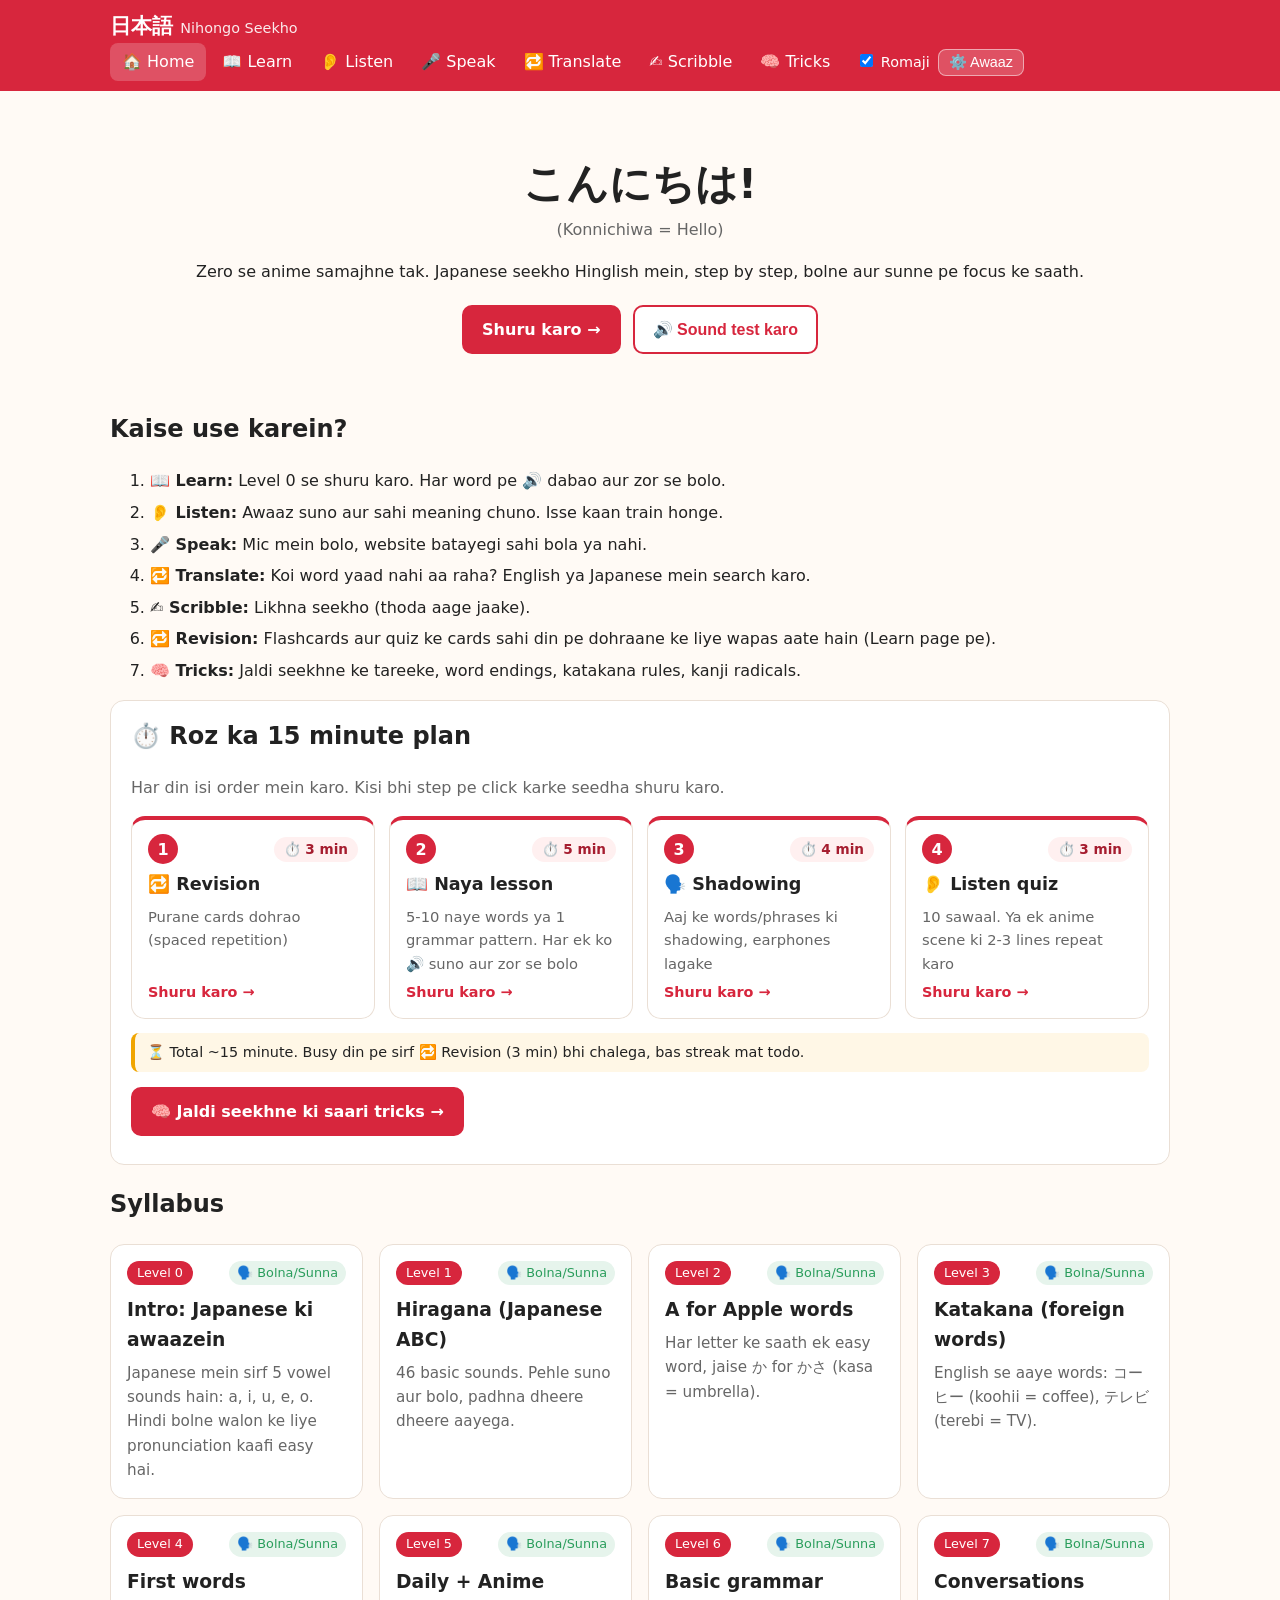
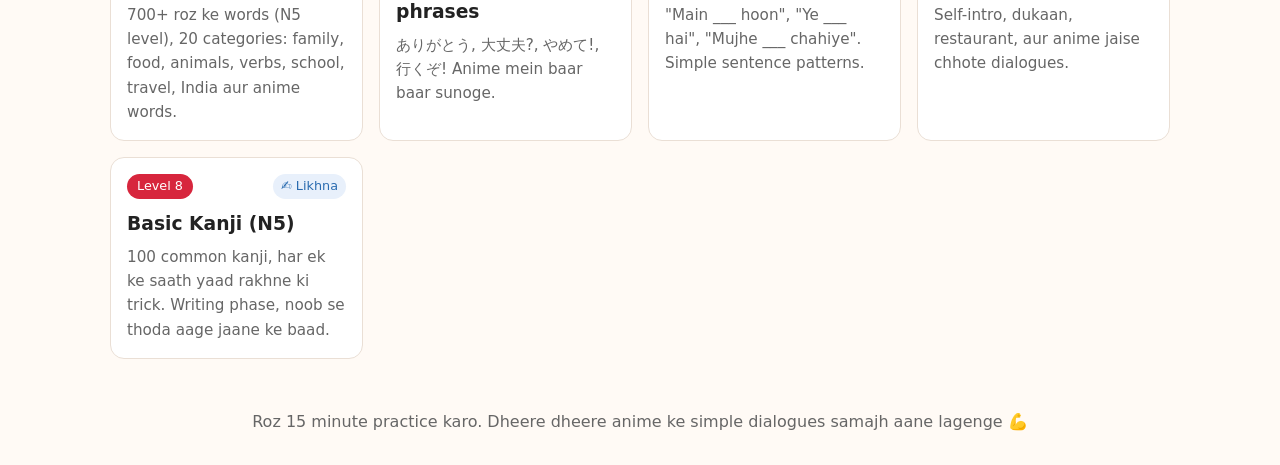
<file: index.html>
<!DOCTYPE html>
<html lang="hi">
<head>
  <meta charset="UTF-8">
  <meta name="viewport" content="width=device-width, initial-scale=1.0">
  <title>Nihongo Seekho - Japanese seekho, Hinglish mein</title>
  <link rel="stylesheet" href="css/style.css?v=6">
</head>
<body>
  <header id="site-nav"></header>

  <main class="container">
    <section class="hero">
      <h1>こんにちは! <small>(Konnichiwa = Hello)</small></h1>
      <p>Zero se anime samajhne tak. Japanese seekho Hinglish mein, step by step, bolne aur sunne pe focus ke saath.</p>
      <div class="hero-actions">
        <a class="btn primary" href="learn.html">Shuru karo →</a>
        <button class="btn" id="voice-test">🔊 Sound test karo</button>
      </div>
      <p id="voice-status" class="muted"></p>
    </section>

    <section>
      <h2>Kaise use karein?</h2>
      <ol class="how-to">
        <li><b>📖 Learn:</b> Level 0 se shuru karo. Har word pe 🔊 dabao aur zor se bolo.</li>
        <li><b>👂 Listen:</b> Awaaz suno aur sahi meaning chuno. Isse kaan train honge.</li>
        <li><b>🎤 Speak:</b> Mic mein bolo, website batayegi sahi bola ya nahi.</li>
        <li><b>🔁 Translate:</b> Koi word yaad nahi aa raha? English ya Japanese mein search karo.</li>
        <li><b>✍️ Scribble:</b> Likhna seekho (thoda aage jaake).</li>
        <li><b>🔁 Revision:</b> Flashcards aur quiz ke cards sahi din pe dohraane ke liye wapas aate hain (Learn page pe).</li>
        <li><b>🧠 Tricks:</b> Jaldi seekhne ke tareeke, word endings, katakana rules, kanji radicals.</li>
      </ol>
    </section>

    <section class="lesson">
      <h2>⏱️ Roz ka 15 minute plan</h2>
      <p class="muted">Har din isi order mein karo. Kisi bhi step pe click karke seedha shuru karo.</p>
      <div id="routine"></div>
      <div class="btn-row"><a class="btn primary" href="tricks.html">🧠 Jaldi seekhne ki saari tricks →</a></div>
    </section>

    <section>
      <h2>Syllabus</h2>
      <div id="syllabus" class="grid"></div>
    </section>
  </main>

  <footer class="footer">Roz 15 minute practice karo. Dheere dheere anime ke simple dialogues samajh aane lagenge 💪</footer>

  <script src="js/data/syllabus.js?v=6"></script>
  <script src="js/data/tricks.js?v=6"></script>
  <script src="js/common.js?v=6"></script>
  <script src="js/tricks-ui.js?v=6"></script>
  <script>
    document.getElementById("routine").innerHTML = dailyRoutineHtml();
    // Syllabus cards banao
    const grid = document.getElementById("syllabus");
    grid.innerHTML = SYLLABUS.map(s => `
      <a class="card ${isDone("level-" + s.level) ? "done" : ""}" href="learn.html?level=${s.level}">
        <div class="card-top">
          <span class="badge">Level ${s.level}</span>
          <span class="tag ${s.focus}">${s.focus === "speak" ? "🗣️ Bolna/Sunna" : "✍️ Likhna"}</span>
        </div>
        <h3>${esc(s.title)}</h3>
        <p>${esc(s.desc)}</p>
      </a>`).join("");

    // Sound test: check karo ki Japanese voice hai ya nahi
    document.getElementById("voice-test").addEventListener("click", () => {
      speakJP("こんにちは。日本語を勉強しましょう。");
      const status = document.getElementById("voice-status");
      status.textContent = hasJapaneseVoice()
        ? "✅ Japanese voice mil gayi. \"Konnichiwa. Nihongo wo benkyou shimashou\" = Hello, chalo Japanese padhte hain."
        : "⚠️ Japanese voice nahi mili. Chrome/Edge use karo, ya phone settings mein Japanese voice install karo.";
    });
  </script>
</body>
</html>
</file>
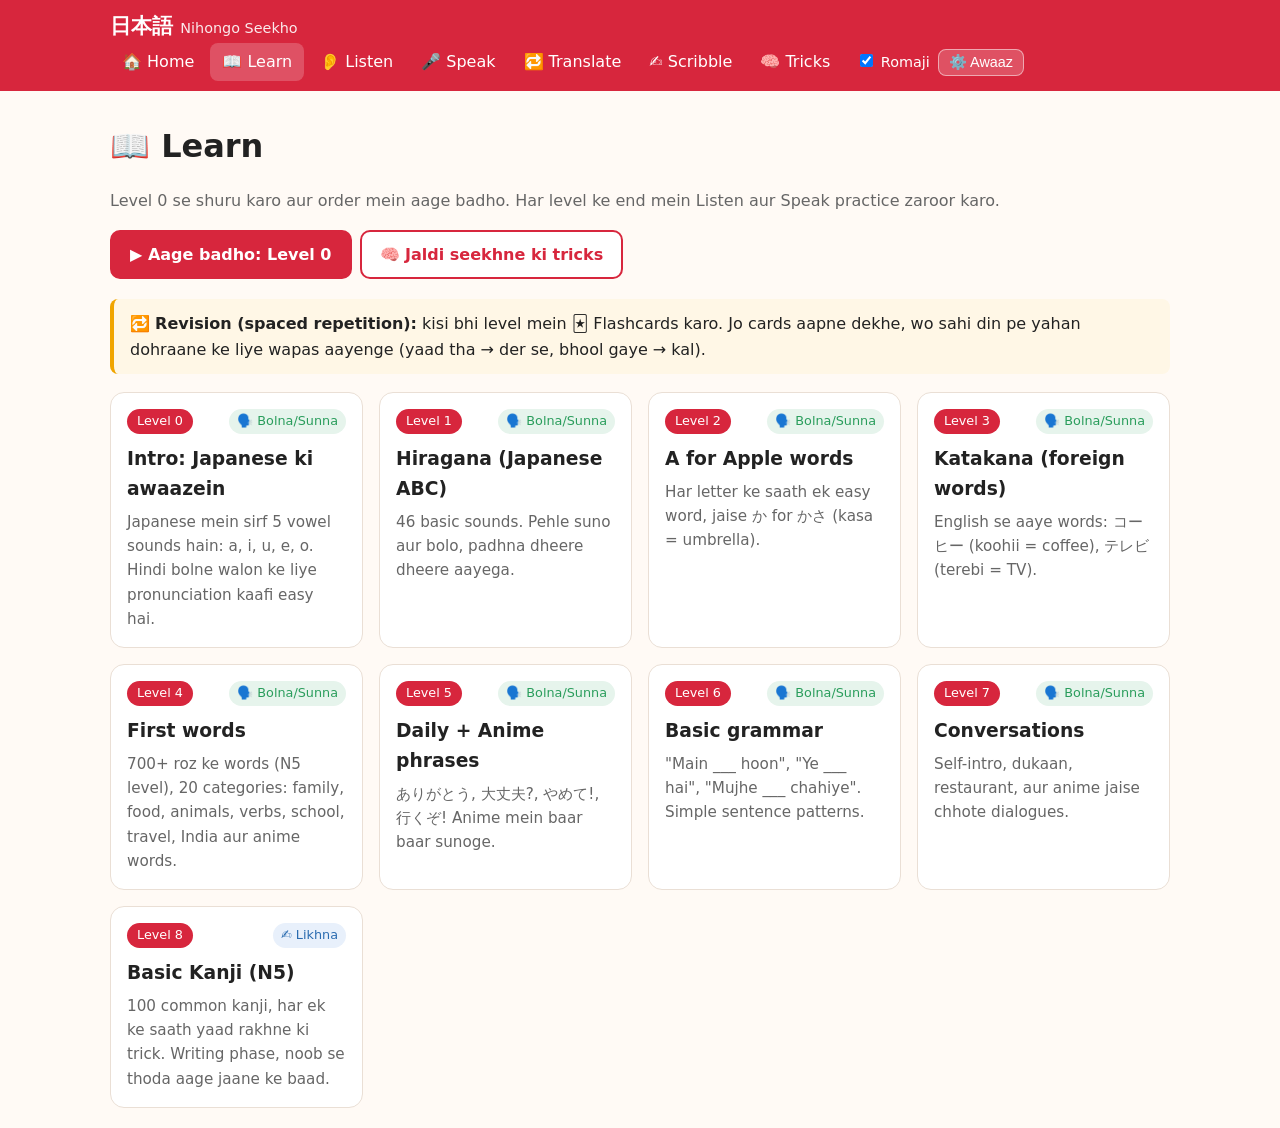
<file: learn.html>
<!DOCTYPE html>
<html lang="hi">
<head>
  <meta charset="UTF-8">
  <meta name="viewport" content="width=device-width, initial-scale=1.0">
  <title>Learn - Nihongo Seekho</title>
  <link rel="stylesheet" href="css/style.css?v=6">
</head>
<body>
  <header id="site-nav"></header>
  <main class="container" id="learn-root"></main>

  <script src="js/data/syllabus.js?v=6"></script>
  <script src="js/data/kana.js?v=6"></script>
  <script src="js/data/words.js?v=6"></script>
  <script src="js/data/phrases.js?v=6"></script>
  <script src="js/data/grammar.js?v=6"></script>
  <script src="js/data/conversations.js?v=6"></script>
  <script src="js/data/kanji.js?v=6"></script>
  <script src="js/data/tricks.js?v=6"></script>
  <script src="js/common.js?v=6"></script>
  <script src="js/content.js?v=6"></script>
  <script src="js/tricks-ui.js?v=6"></script>
  <script src="js/learn.js?v=6"></script>
</body>
</html>
</file>
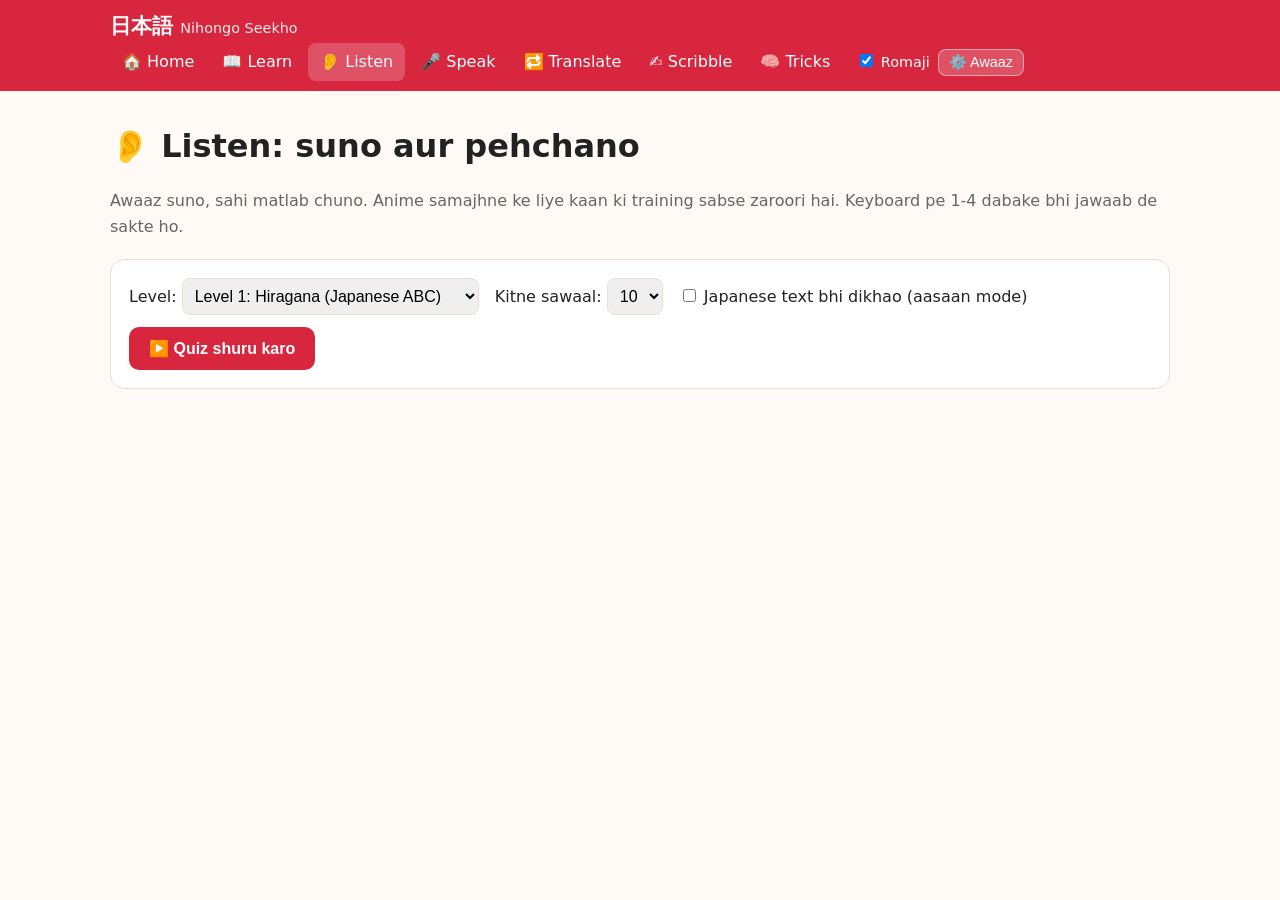
<file: listen.html>
<!DOCTYPE html>
<html lang="hi">
<head>
  <meta charset="UTF-8">
  <meta name="viewport" content="width=device-width, initial-scale=1.0">
  <title>Listen - Nihongo Seekho</title>
  <link rel="stylesheet" href="css/style.css?v=6">
</head>
<body>
  <header id="site-nav"></header>
  <main class="container">
    <div class="level-head">
      <h1>👂 Listen: suno aur pehchano</h1>
      <p class="muted">Awaaz suno, sahi matlab chuno. Anime samajhne ke liye kaan ki training sabse zaroori hai. Keyboard pe 1-4 dabake bhi jawaab de sakte ho.</p>
    </div>

    <div class="panel" id="setup">
      <div class="form-row">
        <label>Level: <select id="level-select"></select></label>
        <label>Kitne sawaal: <select id="count-select"><option>10</option><option>20</option><option>30</option></select></label>
        <label><input type="checkbox" id="show-text"> Japanese text bhi dikhao (aasaan mode)</label>
      </div>
      <button class="btn primary" id="start-btn">▶️ Quiz shuru karo</button>
    </div>

    <div class="panel hidden" id="quiz"></div>
  </main>

  <script src="js/data/syllabus.js?v=6"></script>
  <script src="js/data/kana.js?v=6"></script>
  <script src="js/data/words.js?v=6"></script>
  <script src="js/data/phrases.js?v=6"></script>
  <script src="js/data/grammar.js?v=6"></script>
  <script src="js/data/conversations.js?v=6"></script>
  <script src="js/data/kanji.js?v=6"></script>
  <script src="js/data/tricks.js?v=6"></script>
  <script src="js/common.js?v=6"></script>
  <script src="js/content.js?v=6"></script>
  <script src="js/listen.js?v=6"></script>
</body>
</html>
</file>
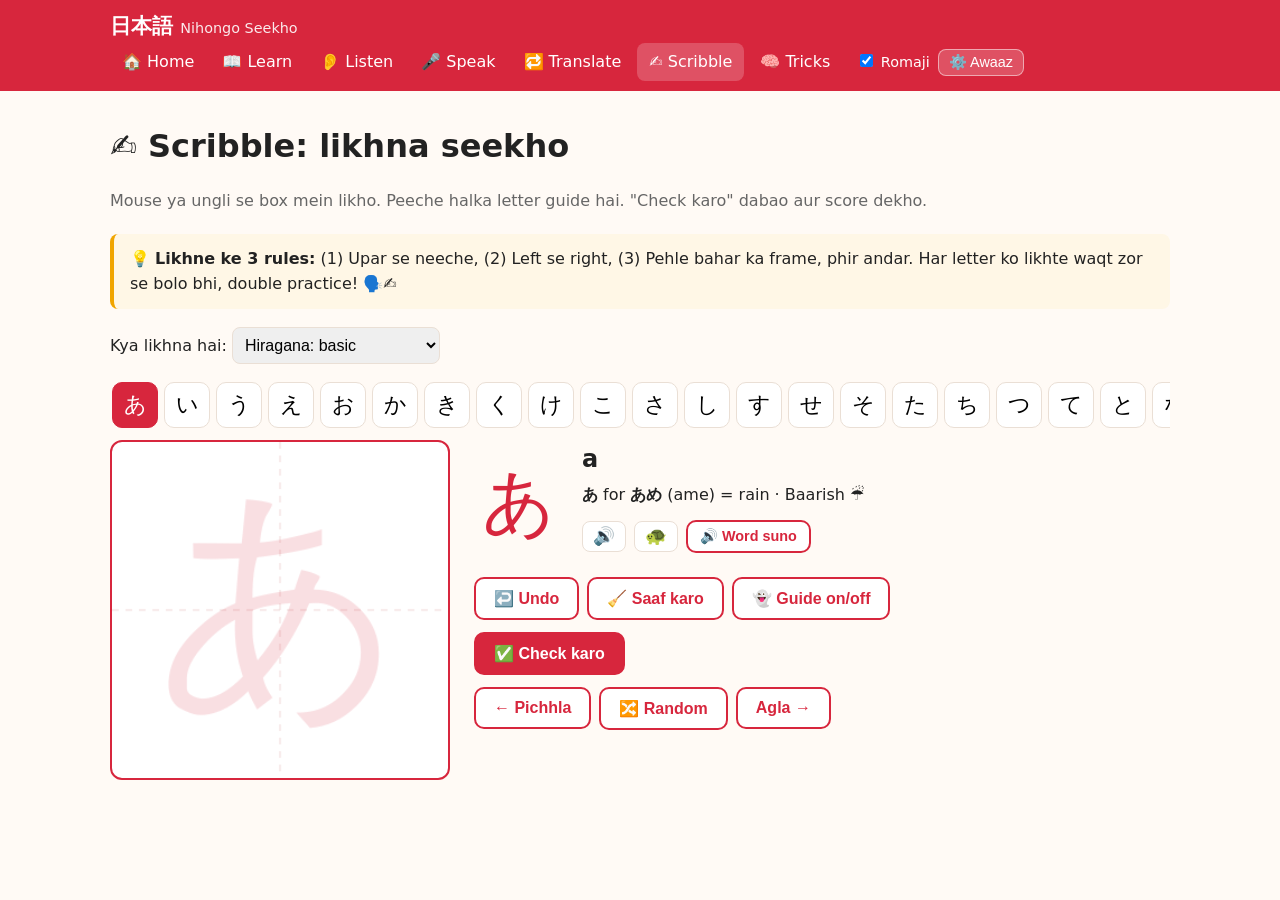
<file: scribble.html>
<!DOCTYPE html>
<html lang="hi">
<head>
  <meta charset="UTF-8">
  <meta name="viewport" content="width=device-width, initial-scale=1.0">
  <title>Scribble - Nihongo Seekho</title>
  <link rel="stylesheet" href="css/style.css?v=6">
</head>
<body>
  <header id="site-nav"></header>
  <main class="container">
    <div class="level-head">
      <h1>✍️ Scribble: likhna seekho</h1>
      <p class="muted">Mouse ya ungli se box mein likho. Peeche halka letter guide hai. "Check karo" dabao aur score dekho.</p>
    </div>

    <div class="tip-box">💡 <b>Likhne ke 3 rules:</b> (1) Upar se neeche, (2) Left se right, (3) Pehle bahar ka frame, phir andar. Har letter ko likhte waqt zor se bolo bhi, double practice! 🗣️✍️</div>

    <div class="form-row">
      <label>Kya likhna hai:
        <select id="sc-set">
          <option value="h-basic">Hiragana: basic</option>
          <option value="h-dakuten">Hiragana: ゛゜ dakuten</option>
          <option value="k-basic">Katakana: basic</option>
          <option value="k-dakuten">Katakana: ゛゜ dakuten</option>
          <option value="kanji">Kanji (N5)</option>
        </select>
      </label>
    </div>
    <div class="char-strip" id="sc-strip"></div>

    <div class="scribble-layout">
      <div class="scribble-box">
        <canvas id="sc-guide" width="300" height="300"></canvas>
        <canvas id="sc-draw" width="300" height="300"></canvas>
      </div>
      <div class="scribble-side">
        <div id="sc-info"></div>
        <div class="btn-row">
          <button class="btn" id="sc-undo">↩️ Undo</button>
          <button class="btn" id="sc-clear">🧹 Saaf karo</button>
          <button class="btn" id="sc-guide-toggle">👻 Guide on/off</button>
        </div>
        <div class="btn-row">
          <button class="btn primary" id="sc-check">✅ Check karo</button>
        </div>
        <div id="sc-result"></div>
        <div class="btn-row">
          <button class="btn" id="sc-prev">← Pichhla</button>
          <button class="btn" id="sc-random">🔀 Random</button>
          <button class="btn" id="sc-next">Agla →</button>
        </div>
      </div>
    </div>
  </main>

  <script src="js/data/syllabus.js?v=6"></script>
  <script src="js/data/kana.js?v=6"></script>
  <script src="js/data/words.js?v=6"></script>
  <script src="js/data/phrases.js?v=6"></script>
  <script src="js/data/grammar.js?v=6"></script>
  <script src="js/data/conversations.js?v=6"></script>
  <script src="js/data/kanji.js?v=6"></script>
  <script src="js/data/tricks.js?v=6"></script>
  <script src="js/common.js?v=6"></script>
  <script src="js/content.js?v=6"></script>
  <script src="js/scribble.js?v=6"></script>
</body>
</html>
</file>
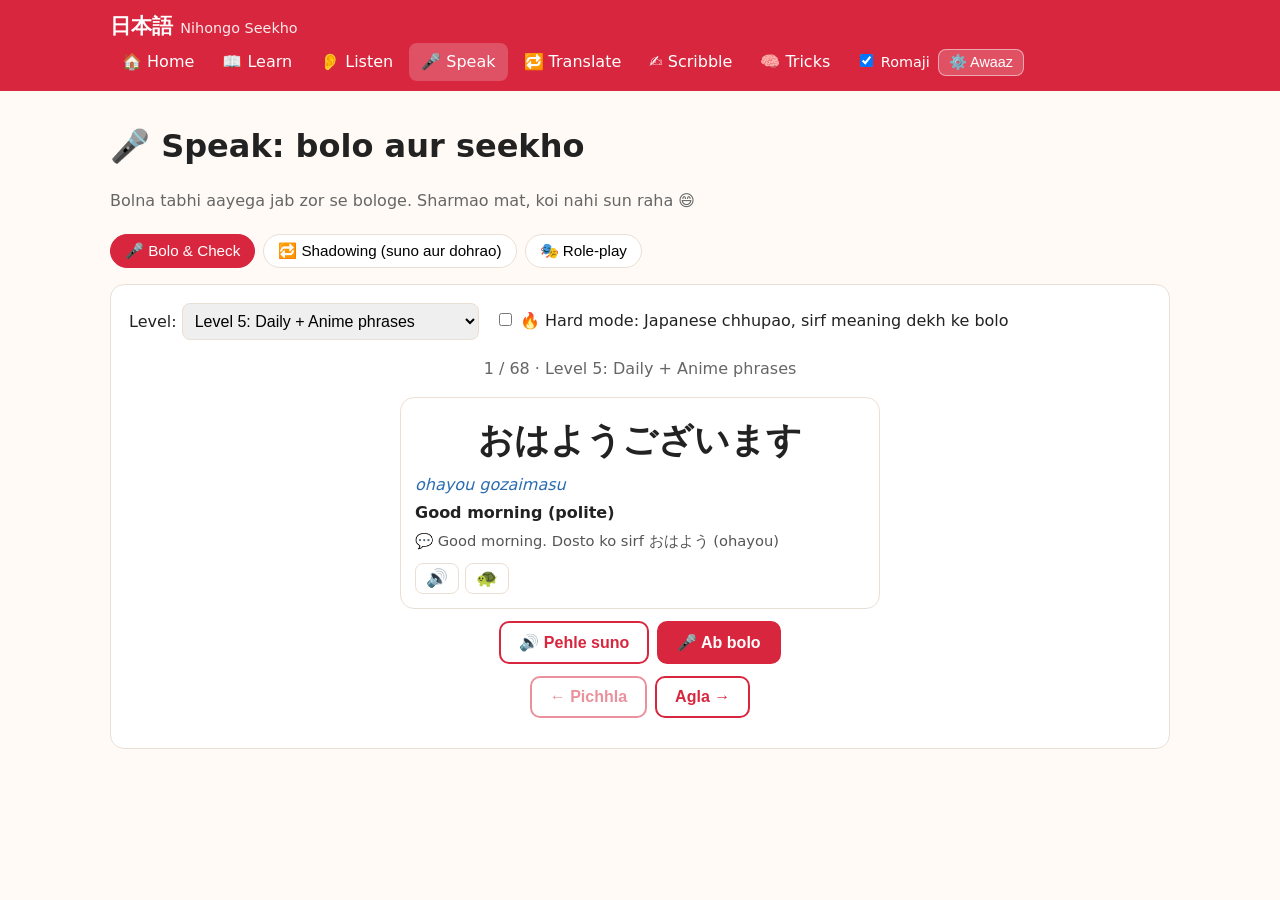
<file: speak.html>
<!DOCTYPE html>
<html lang="hi">
<head>
  <meta charset="UTF-8">
  <meta name="viewport" content="width=device-width, initial-scale=1.0">
  <title>Speak - Nihongo Seekho</title>
  <link rel="stylesheet" href="css/style.css?v=6">
</head>
<body>
  <header id="site-nav"></header>
  <main class="container">
    <div class="level-head">
      <h1>🎤 Speak: bolo aur seekho</h1>
      <p class="muted">Bolna tabhi aayega jab zor se bologe. Sharmao mat, koi nahi sun raha 😄</p>
    </div>
    <div id="support-warning"></div>
    <div class="mode-bar" id="speak-modes">
      <button class="chip" data-mode="check">🎤 Bolo & Check</button>
      <button class="chip" data-mode="shadow">🔁 Shadowing (suno aur dohrao)</button>
      <button class="chip" data-mode="role">🎭 Role-play</button>
    </div>
    <div class="panel" id="speak-panel"></div>
  </main>

  <script src="js/data/syllabus.js?v=6"></script>
  <script src="js/data/kana.js?v=6"></script>
  <script src="js/data/words.js?v=6"></script>
  <script src="js/data/phrases.js?v=6"></script>
  <script src="js/data/grammar.js?v=6"></script>
  <script src="js/data/conversations.js?v=6"></script>
  <script src="js/data/kanji.js?v=6"></script>
  <script src="js/data/tricks.js?v=6"></script>
  <script src="js/common.js?v=6"></script>
  <script src="js/content.js?v=6"></script>
  <script src="js/speak.js?v=6"></script>
</body>
</html>
</file>
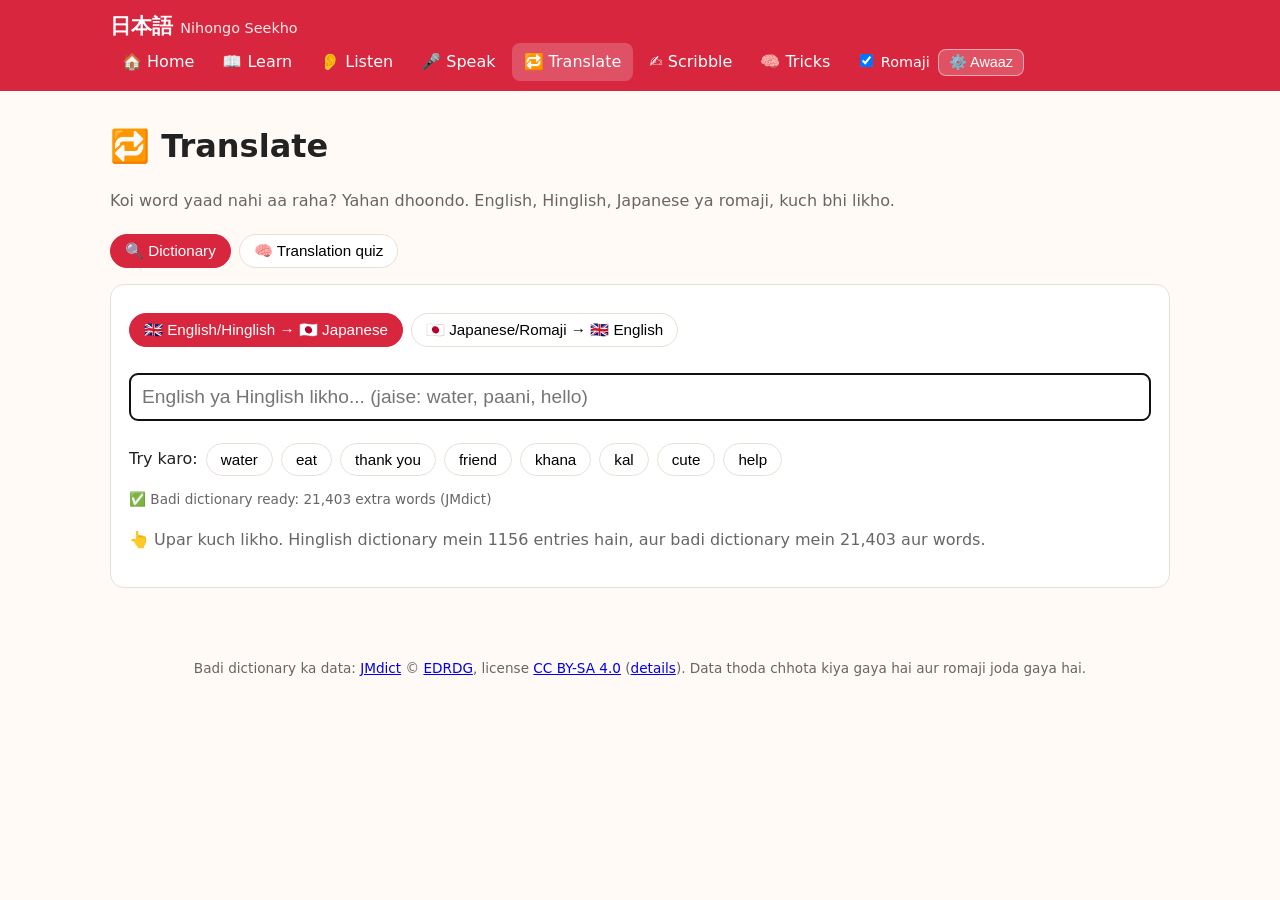
<file: translate.html>
<!DOCTYPE html>
<html lang="hi">
<head>
  <meta charset="UTF-8">
  <meta name="viewport" content="width=device-width, initial-scale=1.0">
  <title>Translate - Nihongo Seekho</title>
  <link rel="stylesheet" href="css/style.css?v=6">
</head>
<body>
  <header id="site-nav"></header>
  <main class="container">
    <div class="level-head">
      <h1>🔁 Translate</h1>
      <p class="muted">Koi word yaad nahi aa raha? Yahan dhoondo. English, Hinglish, Japanese ya romaji, kuch bhi likho.</p>
    </div>
    <div class="mode-bar" id="tr-modes">
      <button class="chip active" data-mode="dict">🔍 Dictionary</button>
      <button class="chip" data-mode="quiz">🧠 Translation quiz</button>
    </div>
    <div class="panel" id="tr-panel"></div>
  </main>
  <footer class="footer small">
    Badi dictionary ka data: <a href="https://www.edrdg.org/jmdict/j_jmdict.html" target="_blank" rel="noopener noreferrer">JMdict</a>
    © <a href="https://www.edrdg.org/" target="_blank" rel="noopener noreferrer">EDRDG</a>,
    license <a href="https://creativecommons.org/licenses/by-sa/4.0/" target="_blank" rel="noopener noreferrer">CC BY-SA 4.0</a>
    (<a href="js/data/jmdict/LICENSE.md">details</a>). Data thoda chhota kiya gaya hai aur romaji joda gaya hai.
  </footer>

  <script src="js/data/syllabus.js?v=6"></script>
  <script src="js/data/kana.js?v=6"></script>
  <script src="js/data/words.js?v=6"></script>
  <script src="js/data/phrases.js?v=6"></script>
  <script src="js/data/grammar.js?v=6"></script>
  <script src="js/data/conversations.js?v=6"></script>
  <script src="js/data/kanji.js?v=6"></script>
  <script src="js/data/tricks.js?v=6"></script>
  <script src="js/common.js?v=6"></script>
  <script src="js/content.js?v=6"></script>
  <script src="js/translate.js?v=6"></script>
</body>
</html>
</file>
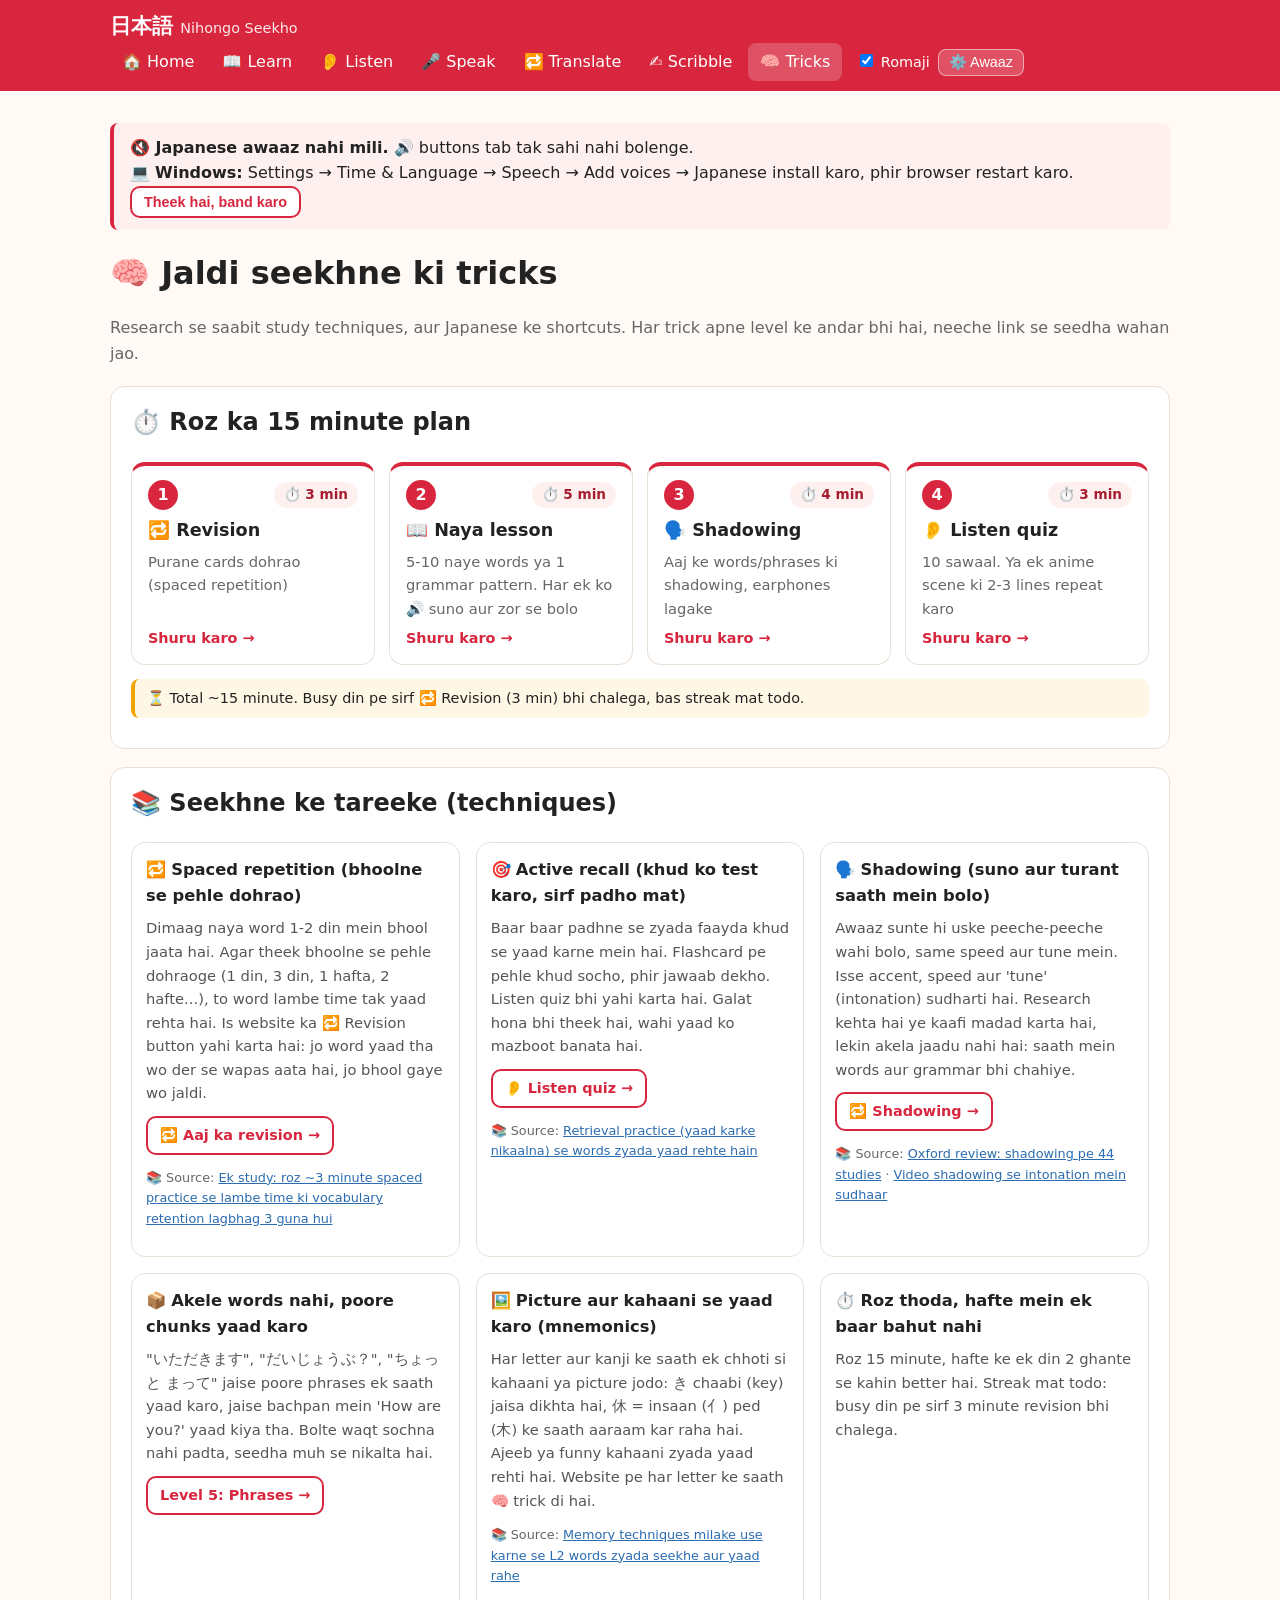
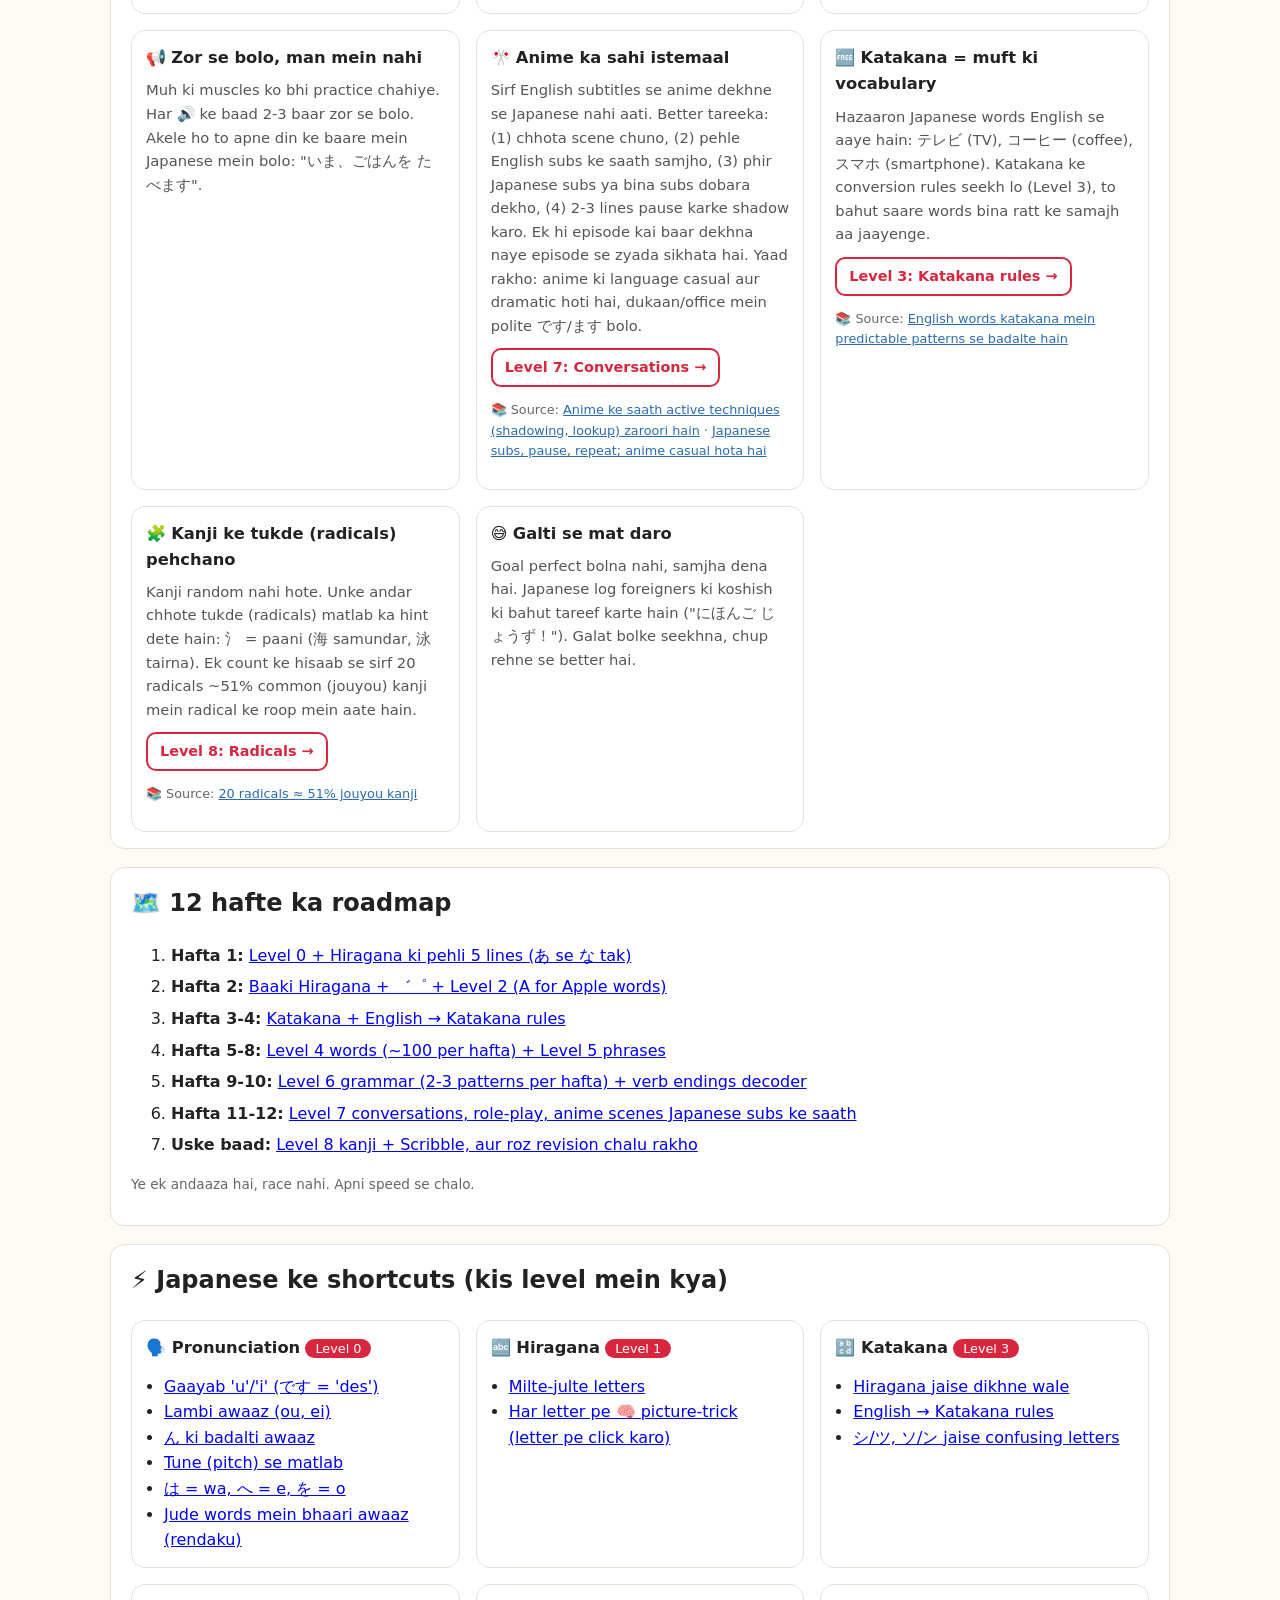
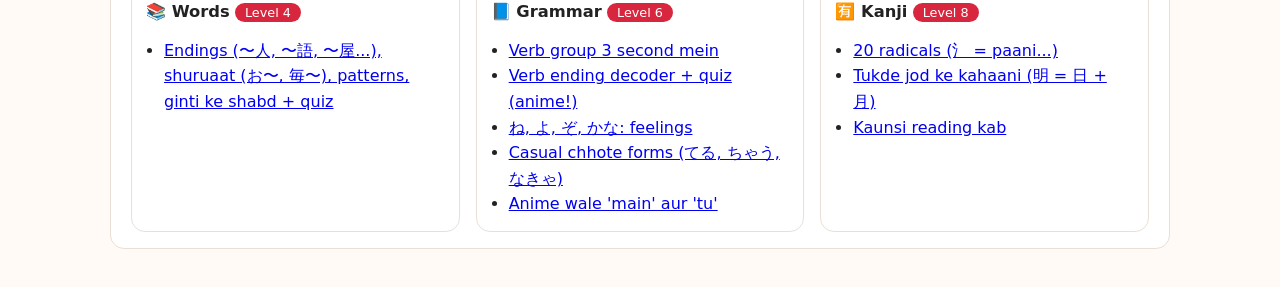
<file: tricks.html>
<!DOCTYPE html>
<html lang="hi">
<head>
  <meta charset="UTF-8">
  <meta name="viewport" content="width=device-width, initial-scale=1.0">
  <title>Tricks - Nihongo Seekho</title>
  <link rel="stylesheet" href="css/style.css?v=6">
</head>
<body>
  <header id="site-nav"></header>
  <main class="container">
    <div class="level-head">
      <h1>🧠 Jaldi seekhne ki tricks</h1>
      <p class="muted">Research se saabit study techniques, aur Japanese ke shortcuts. Har trick apne level ke andar bhi hai, neeche link se seedha wahan jao.</p>
    </div>

    <section class="lesson">
      <h2>⏱️ Roz ka 15 minute plan</h2>
      <div id="routine"></div>
    </section>

    <section class="lesson">
      <h2>📚 Seekhne ke tareeke (techniques)</h2>
      <div id="methods"></div>
    </section>

    <section class="lesson">
      <h2>🗺️ 12 hafte ka roadmap</h2>
      <div id="roadmap"></div>
    </section>

    <section class="lesson">
      <h2>⚡ Japanese ke shortcuts (kis level mein kya)</h2>
      <div id="index" class="grid two"></div>
    </section>
  </main>

  <script src="js/data/tricks.js?v=6"></script>
  <script src="js/common.js?v=6"></script>
  <script src="js/tricks-ui.js?v=6"></script>
  <script>
    document.getElementById("routine").innerHTML = dailyRoutineHtml();
    document.getElementById("methods").innerHTML = studyMethodsHtml(false);
    document.getElementById("roadmap").innerHTML = roadmapHtml();

    // Har shortcut kis level/section mein hai
    const INDEX = [
      ["🗣️ Pronunciation", 0, [
        ["pron-0", "Gaayab 'u'/'i' (です = 'des')"], ["pron-1", "Lambi awaaz (ou, ei)"], ["pron-2", "ん ki badalti awaaz"],
        ["pron-3", "Tune (pitch) se matlab"], ["pron-4", "は = wa, へ = e, を = o"], ["pron-5", "Jude words mein bhaari awaaz (rendaku)"]]],
      ["🔤 Hiragana", 1, [["h-lookalikes", "Milte-julte letters"], ["", "Har letter pe 🧠 picture-trick (letter pe click karo)"]]],
      ["🔡 Katakana", 3, [["k-same", "Hiragana jaise dikhne wale"], ["k-rules", "English → Katakana rules"], ["k-lookalikes", "シ/ツ, ソ/ン jaise confusing letters"]]],
      ["📚 Words", 4, [["w-parts", "Endings (〜人, 〜語, 〜屋...), shuruaat (お〜, 毎〜), patterns, ginti ke shabd + quiz"]]],
      ["📘 Grammar", 6, [["g-groups", "Verb group 3 second mein"], ["g-endings", "Verb ending decoder + quiz (anime!)"],
        ["g-final", "ね, よ, ぞ, かな: feelings"], ["g-contract", "Casual chhote forms (てる, ちゃう, なきゃ)"], ["g-anime", "Anime wale 'main' aur 'tu'"]]],
      ["🈶 Kanji", 8, [["kj-radicals", "20 radicals (氵 = paani...)"], ["kj-combos", "Tukde jod ke kahaani (明 = 日 + 月)"], ["kj-reading", "Kaunsi reading kab"]]]
    ];
    document.getElementById("index").innerHTML = INDEX.map(([title, level, links]) => `
      <div class="item-card">
        <div class="method-title"><b>${title}</b> <span class="badge">Level ${level}</span></div>
        <ul class="trick-links">${links.map(([id, label]) =>
          `<li><a href="learn.html?level=${level}${id ? "#" + id : ""}">${esc(label)}</a></li>`).join("")}</ul>
      </div>`).join("");
  </script>
</body>
</html>
</file>
<file: css/style.css>
/* Nihongo Seekho - common styles (desktop + mobile) */
:root {
  --red: #d7263d;
  --red-dark: #a51d2f;
  --bg: #fffaf5;
  --card: #ffffff;
  --text: #222;
  --muted: #666;
  --border: #eadfd5;
  --green: #2a9d5c;
  --blue: #2b6cb0;
  --radius: 14px;
}

* { box-sizing: border-box; }

body {
  margin: 0;
  font-family: system-ui, -apple-system, "Segoe UI", "Hiragino Sans", "Noto Sans JP", sans-serif;
  background: var(--bg);
  color: var(--text);
  line-height: 1.6;
}

.container { max-width: 1100px; margin: 0 auto; padding: 20px; }
.muted { color: var(--muted); }

/* ---------- Navbar ---------- */
#site-nav { background: var(--red); color: #fff; position: sticky; top: 0; z-index: 10; }
.nav-inner { max-width: 1100px; margin: 0 auto; padding: 10px 20px; display: flex; align-items: center; justify-content: space-between; flex-wrap: wrap; }
.brand { color: #fff; text-decoration: none; font-weight: 700; font-size: 1.3rem; }
.brand span { font-size: 0.9rem; font-weight: 400; opacity: 0.9; }
.nav-links { display: flex; gap: 4px; flex-wrap: wrap; }
.nav-links a { color: #fff; text-decoration: none; padding: 6px 12px; border-radius: 8px; }
.nav-links a:hover, .nav-links a.active { background: rgba(255,255,255,0.2); }
.nav-toggle { display: none; background: none; border: none; color: #fff; font-size: 1.6rem; cursor: pointer; }

/* ---------- Buttons ---------- */
.btn {
  display: inline-block; padding: 10px 18px; border-radius: 10px;
  border: 2px solid var(--red); background: #fff; color: var(--red);
  font-size: 1rem; font-weight: 600; cursor: pointer; text-decoration: none;
}
.btn:hover { background: #fff0f0; }
.btn.primary { background: var(--red); color: #fff; }
.btn.primary:hover { background: var(--red-dark); }

/* ---------- Home ---------- */
.hero { text-align: center; padding: 40px 10px 20px; }
.hero h1 { font-size: 2.6rem; margin: 0 0 10px; }
.hero h1 small { display: block; font-size: 1rem; color: var(--muted); font-weight: 400; }
.hero-actions { display: flex; gap: 12px; justify-content: center; flex-wrap: wrap; margin: 20px 0 10px; }
.how-to li { margin-bottom: 6px; }

/* ---------- Cards grid ---------- */
.grid { display: grid; grid-template-columns: repeat(auto-fill, minmax(240px, 1fr)); gap: 16px; }
.card {
  background: var(--card); border: 1px solid var(--border); border-radius: var(--radius);
  padding: 16px; text-decoration: none; color: inherit; transition: transform .15s, box-shadow .15s;
}
.card:hover { transform: translateY(-3px); box-shadow: 0 6px 18px rgba(0,0,0,0.08); }
.card.done { border-color: var(--green); }
.card.done .badge::after { content: " ✓"; }
.card h3 { margin: 10px 0 6px; }
.card p { margin: 0; color: var(--muted); font-size: 0.95rem; }
.card-top { display: flex; justify-content: space-between; align-items: center; }
.badge { background: var(--red); color: #fff; padding: 2px 10px; border-radius: 20px; font-size: 0.8rem; }
.tag { font-size: 0.8rem; padding: 2px 8px; border-radius: 20px; }
.tag.speak { background: #e6f4ec; color: var(--green); }
.tag.write { background: #e8f0fb; color: var(--blue); }

.footer { text-align: center; padding: 30px 10px; color: var(--muted); }

/* ---------- Mobile ---------- */
@media (max-width: 700px) {
  .nav-toggle { display: block; }
  .nav-links { display: none; width: 100%; flex-direction: column; padding-top: 8px; }
  .nav-links.open { display: flex; }
  .hero h1 { font-size: 2rem; }
}

/* ================= Common pieces (saare pages) ================= */
.hidden { display: none !important; }
.center { text-align: center; }
.small { font-size: 0.85rem; }
body.hide-romaji .romaji { display: none !important; }

.nav-settings { display: flex; align-items: center; gap: 8px; margin-left: 10px; font-size: 0.9rem; }
.nav-settings select { border-radius: 6px; border: none; padding: 3px 4px; }

.btn.small { padding: 6px 12px; font-size: 0.9rem; }
.btn:disabled { opacity: 0.5; cursor: not-allowed; }
.btn-row { display: flex; flex-wrap: wrap; gap: 8px; align-items: center; margin: 12px 0; }
.btn-row.center { justify-content: center; }

.level-head { margin: 10px 0 20px; }
.level-head h1 { margin: 6px 0; }
.back { color: var(--red); text-decoration: none; }
.panel { background: var(--card); border: 1px solid var(--border); border-radius: var(--radius); padding: 18px; margin-bottom: 20px; }
.form-row { display: flex; flex-wrap: wrap; gap: 16px; align-items: center; margin-bottom: 12px; }
.form-row select, .big-input { padding: 8px; border-radius: 8px; border: 1px solid var(--border); font-size: 1rem; }
.big-input { width: 100%; font-size: 1.2rem; padding: 12px; margin: 10px 0; }

.mode-bar, .tabs { display: flex; flex-wrap: wrap; gap: 8px; margin: 10px 0 16px; }
.chip { border: 1px solid var(--border); background: #fff; padding: 7px 14px; border-radius: 20px; cursor: pointer; font-size: 0.95rem; }
.chip:hover { border-color: var(--red); }
.chip.active { background: var(--red); color: #fff; border-color: var(--red); }

.tip-box { background: #fff7e6; border-left: 4px solid #f0a500; padding: 12px 16px; border-radius: 8px; margin: 12px 0 18px; }
.tip-box.warn { background: #fff0f0; border-color: var(--red); }

.grid.cards { grid-template-columns: repeat(auto-fill, minmax(220px, 1fr)); }
.grid.two { grid-template-columns: repeat(auto-fill, minmax(260px, 1fr)); }
.grid.three { grid-template-columns: repeat(auto-fill, minmax(220px, 1fr)); }

/* Word / phrase card */
.item-card { background: var(--card); border: 1px solid var(--border); border-radius: var(--radius); padding: 14px; display: flex; flex-direction: column; gap: 3px; }
.item-card .jp { font-size: 1.6rem; font-weight: 600; }
.item-card .kanji-form { color: var(--muted); font-size: 0.9rem; }
.item-card .romaji { color: var(--blue); font-style: italic; }
.item-card .en { font-weight: 600; }
.item-card .hi { color: #555; font-size: 0.92rem; }
.item-card .actions { display: flex; gap: 6px; margin-top: 8px; align-items: center; }
.say { border: 1px solid var(--border); background: #fff; border-radius: 8px; padding: 4px 10px; font-size: 1.1rem; cursor: pointer; }
.say:hover { background: #fff0f0; }
.type-tag { margin-left: auto; font-size: 0.75rem; background: #f3eee9; padding: 2px 8px; border-radius: 10px; color: var(--muted); }
.jp.big { font-size: 3rem; font-weight: 600; text-align: center; margin: 10px 0; }

/* Feedback / scores */
.feedback { padding: 10px 14px; border-radius: 10px; margin: 12px 0; font-weight: 600; text-align: center; }
.feedback.ok { background: #e6f4ec; color: var(--green); }
.feedback.mid { background: #fff7e6; color: #9a6a00; }
.feedback.bad { background: #fff0f0; color: var(--red-dark); }
.score-big { font-size: 2.4rem; font-weight: 700; margin: 6px 0; }
.score-bar, .progress { height: 10px; background: #f0e6dd; border-radius: 10px; overflow: hidden; margin: 8px 0; }
.score-bar div, .progress div { height: 100%; background: var(--green); transition: width .3s; }
.progress div { background: var(--red); }

/* ================= Learn ================= */
.lesson { background: var(--card); border: 1px solid var(--border); border-radius: var(--radius); padding: 16px 20px; margin-bottom: 18px; }
.lesson h2 { margin-top: 0; }
.vowel-row { display: flex; flex-wrap: wrap; gap: 10px; }
.vowel { display: flex; flex-direction: column; align-items: center; min-width: 110px; padding: 12px; border: 2px solid var(--border); border-radius: 12px; background: #fff; cursor: pointer; }
.vowel:hover { border-color: var(--red); }
.vowel .k { font-size: 2.4rem; }
.vowel small { color: var(--muted); text-align: center; }

.option { text-align: left; }
.option .num { display: inline-block; background: #f3eee9; border-radius: 6px; padding: 0 7px; margin-right: 6px; color: var(--muted); font-size: 0.85rem; }
.option.correct { background: #e6f4ec; border-color: var(--green); color: var(--green); }
.option.wrong { background: #fff0f0; border-color: var(--red-dark); color: var(--red-dark); }

.kana-detail { position: sticky; top: 56px; z-index: 5; background: #fffdfb; border: 2px solid var(--border); border-radius: var(--radius); padding: 12px 16px; margin-bottom: 14px; min-height: 60px; }
.kana-detail-inner { display: flex; gap: 18px; align-items: center; }
.kana-detail { position: sticky; }
.sheet-close { display: none; position: absolute; top: 6px; right: 10px; border: none; background: #f3eee9; border-radius: 50%; width: 32px; height: 32px; font-size: 1rem; cursor: pointer; }
.kana-detail-inner p { margin: 4px 0; }
.big-kana { font-size: 4.5rem; line-height: 1; min-width: 90px; text-align: center; color: var(--red); }
.romaji-big { font-size: 1.5rem; font-weight: 700; }

.table-wrap { overflow-x: auto; }
.kana-chart { border-collapse: separate; border-spacing: 6px; margin: 0 auto; }
.kana-chart td.empty { background: transparent; }
.kana-cell { display: flex; flex-direction: column; align-items: center; justify-content: center; width: 72px; height: 72px; border: 1px solid var(--border); border-radius: 12px; background: #fff; cursor: pointer; transition: transform .1s; }
.kana-cell:hover { border-color: var(--red); transform: scale(1.06); }
.kana-cell .k { font-size: 1.9rem; line-height: 1.1; }
.kana-cell .r { font-size: 0.8rem; color: var(--blue); }
.kana-cell.kanji { width: 84px; height: 84px; }
.kana-cell.kanji .r { color: var(--muted); font-size: 0.7rem; text-align: center; }
.row-play { width: 36px; height: 36px; }
.kana-combo, .kanji-grid { display: flex; flex-wrap: wrap; gap: 8px; }

.abc-line { color: var(--muted); }
.abc-letter { font-size: 1.8rem; color: var(--red); font-weight: 700; }

.flash-wrap { max-width: 460px; margin: 0 auto; }
.flash-progress { text-align: center; color: var(--muted); margin-bottom: 8px; }
.flashcard { background: #fff; border: 2px solid var(--border); border-radius: 18px; padding: 24px; text-align: center; cursor: pointer; min-height: 200px; }
.flashcard .item-card { border: none; padding: 0; text-align: left; }

details.grammar { background: var(--card); border: 1px solid var(--border); border-radius: var(--radius); padding: 12px 16px; margin-bottom: 12px; }
details.grammar summary { cursor: pointer; font-weight: 600; font-size: 1.05rem; }
details.grammar summary code { display: inline-block; margin-left: 6px; background: #f6f0ea; padding: 2px 8px; border-radius: 6px; font-weight: 400; font-size: 0.9rem; }
.explain { background: #f8f5ff; padding: 10px 14px; border-radius: 8px; }

.convo { background: var(--card); border: 1px solid var(--border); border-radius: var(--radius); padding: 16px; margin-bottom: 18px; }
.convo h3 { margin: 0 0 4px; }
.chat { display: flex; flex-direction: column; gap: 10px; margin-top: 10px; }
.bubble { max-width: 80%; padding: 10px 14px; border-radius: 14px; border: 1px solid var(--border); cursor: pointer; transition: box-shadow .2s; }
.bubble.left { align-self: flex-start; background: #fff; border-bottom-left-radius: 4px; }
.bubble.right { align-self: flex-end; background: #fff3f0; border-bottom-right-radius: 4px; }
.bubble.speaking { box-shadow: 0 0 0 3px var(--red); }
.bubble.my-turn { box-shadow: 0 0 0 3px var(--green); cursor: default; }
.bubble .who { font-size: 0.8rem; font-weight: 700; color: var(--red); }
.bubble .jp { font-size: 1.25rem; }
.bubble .kanji-form { color: var(--muted); font-size: 0.85rem; }
.bubble .romaji { color: var(--blue); font-style: italic; font-size: 0.9rem; }
.bubble .en { font-weight: 600; font-size: 0.95rem; }
.bubble .hi { color: #555; font-size: 0.88rem; }

.level-footer { margin-top: 30px; padding: 18px; background: #fff3f0; border-radius: var(--radius); }
.level-footer h2 { margin-top: 0; }

/* ================= Listen / quiz ================= */
.quiz-top { display: flex; justify-content: space-between; font-weight: 600; }
.listen-box { text-align: center; margin: 14px 0; }
.big-play { font-size: 3rem; width: 110px; height: 110px; border-radius: 50%; border: none; background: var(--red); color: #fff; cursor: pointer; box-shadow: 0 6px 16px rgba(215,38,61,0.3); }
.big-play:active { transform: scale(0.95); }
.big-play.pulse { animation: pulse 1s infinite; }
.options { display: grid; grid-template-columns: repeat(auto-fit, minmax(220px, 1fr)); gap: 10px; }
.prompt-en { font-size: 1.8rem; font-weight: 700; }
.jp-opt { font-size: 1.3rem; }

/* ================= Speak ================= */
.speak-target { max-width: 480px; margin: 0 auto; }
.speak-target .item-card .jp { font-size: 2.2rem; text-align: center; }
.hide-text .jp, .hide-text .kanji-form, .hide-text .romaji { filter: blur(9px); user-select: none; }
.mic.listening { background: var(--green); border-color: var(--green); animation: pulse 1s infinite; }
@keyframes pulse { 50% { transform: scale(1.06); } }
.shadow-status { text-align: center; font-size: 1.4rem; margin: 14px 0; }

/* ================= Scribble ================= */
.char-strip { display: flex; gap: 6px; overflow-x: auto; padding: 6px 2px 12px; }
.strip-cell { flex: 0 0 auto; width: 46px; height: 46px; font-size: 1.4rem; border: 1px solid var(--border); border-radius: 10px; background: #fff; cursor: pointer; }
.strip-cell.active { background: var(--red); color: #fff; border-color: var(--red); }
.strip-cell.done:not(.active) { border-color: var(--green); background: #e6f4ec; }
.scribble-layout { display: flex; flex-wrap: wrap; gap: 24px; align-items: flex-start; }
.scribble-box { position: relative; width: min(86vw, 340px); aspect-ratio: 1; border: 2px solid var(--red); border-radius: 12px; background: #fff; touch-action: none; }
.scribble-box canvas { position: absolute; inset: 0; width: 100%; height: 100%; }
#sc-draw { cursor: crosshair; touch-action: none; }
.scribble-side { flex: 1; min-width: 260px; }

/* ================= Mobile extra ================= */
@media (max-width: 700px) {
  .nav-settings { margin: 8px 0 0; }

  .kana-cell { width: 54px; height: 58px; }
  .kana-cell .k { font-size: 1.5rem; }
  .kana-chart { border-spacing: 4px; }
  .big-kana { font-size: 3.2rem; min-width: 60px; }
  .container { padding: 12px; }
  .panel, .lesson, .convo { padding: 12px; }
  .kana-detail.empty { position: static; }
  .kana-detail:not(.empty) {
    position: fixed; left: 0; right: 0; bottom: 0; top: auto; margin: 0; z-index: 30;
    max-height: 55vh; overflow-y: auto; border-radius: 18px 18px 0 0;
    box-shadow: 0 -8px 24px rgba(0,0,0,0.18); padding-top: 18px;
  }
  .sheet-close { display: block; }
  .kana-detail-inner { flex-direction: column; text-align: center; gap: 6px; }
  .kana-detail-inner .btn-row { justify-content: center; }
  /* iPhone pe 16px se chhote input pe zoom ho jaata hai */
  .nav-settings select, .form-row select, .big-input { font-size: 16px; }
  .form-row { flex-direction: column; align-items: stretch; gap: 10px; }
  .form-row select { width: 100%; }
  .level-head h1 { font-size: 1.5rem; }
  .btn-row .btn { flex: 1 1 auto; text-align: center; }
  .bubble { max-width: 92%; }
  .jp.big { font-size: 2.4rem; }
}

/* ================= Tricks ================= */
details.trick { background: #f7fbff; border: 1px solid #d6e6f7; border-radius: var(--radius); padding: 10px 14px; margin: 10px 0; }
details.trick > summary { cursor: pointer; font-weight: 700; font-size: 1.05rem; color: var(--blue); }
.trick-body { margin-top: 8px; }
.trick-body h4 { margin: 14px 0 2px; }
.src { font-size: 0.8rem; color: var(--muted); margin-top: 10px; }
.src a { color: var(--blue); }
.method-title { font-size: 1.02rem; margin-bottom: 4px; }
.memo { background: #f3f0ff; border-radius: 8px; padding: 6px 10px; }
.part-block { border-bottom: 1px dashed var(--border); padding: 8px 0 14px; }
.part-head { font-size: 1.1rem; }
.part { font-size: 1.3rem; font-weight: 700; color: var(--red); }
.lookalike .jp { font-size: 1.8rem; text-align: center; }
.pair-row { display: flex; flex-wrap: wrap; gap: 8px; }
.pair { font-size: 1.4rem; padding: 6px 12px; border: 1px solid var(--border); border-radius: 10px; background: #fff; cursor: pointer; }
table.simple { border-collapse: collapse; width: 100%; background: #fff; }
table.simple th, table.simple td { border: 1px solid var(--border); padding: 6px 8px; text-align: left; vertical-align: top; font-size: 0.92rem; }
table.simple th { background: #f6f0ea; }
.jp-cell { font-size: 1.15rem; white-space: nowrap; }
.big-cell { font-size: 1.6rem; text-align: center !important; }
.routine { display: grid; grid-template-columns: repeat(auto-fit, minmax(220px, 1fr)); gap: 14px; margin-top: 8px; }
.routine-step {
  display: flex; flex-direction: column; gap: 6px; background: var(--card); color: inherit; text-decoration: none;
  border: 1px solid var(--border); border-top: 4px solid var(--red); border-radius: var(--radius); padding: 14px 16px;
  transition: transform .15s, box-shadow .15s;
}
.routine-step:hover { transform: translateY(-3px); box-shadow: 0 6px 18px rgba(0,0,0,0.08); }
.rs-top { display: flex; justify-content: space-between; align-items: center; }
.rs-num { width: 30px; height: 30px; border-radius: 50%; background: var(--red); color: #fff; display: grid; place-items: center; font-weight: 700; }
.rs-time { background: #fff0f0; color: var(--red-dark); border-radius: 20px; padding: 2px 10px; font-size: 0.85rem; font-weight: 600; }
.rs-title { font-size: 1.1rem; font-weight: 700; }
.rs-desc { color: var(--muted); font-size: 0.92rem; flex: 1; }
.rs-go { color: var(--red); font-weight: 600; font-size: 0.9rem; }
.routine-note { background: #fff7e6; border-left: 4px solid #f0a500; border-radius: 8px; padding: 8px 12px; font-size: 0.9rem; margin-top: 14px; }
.roadmap li { margin-bottom: 6px; }
.trick-links { margin: 6px 0 0; padding-left: 18px; }
.mini-quiz { background: #fff; border: 2px dashed var(--border); border-radius: var(--radius); padding: 12px; margin-top: 12px; }
.mq-head { display: flex; justify-content: space-between; }
.mq-q { text-align: center; margin: 8px 0; }
.revision { border-color: var(--green); background: #f3fbf6; }

/* ================= Voice settings panel ================= */
.nav-voice-btn { background: rgba(255,255,255,0.2); color: #fff; border: 1px solid rgba(255,255,255,0.5); border-radius: 8px; padding: 4px 10px; cursor: pointer; font-size: 0.9rem; }
.voice-panel { position: absolute; right: 16px; top: 100%; width: min(360px, calc(100vw - 24px)); background: #fff; color: var(--text);
  border: 1px solid var(--border); border-radius: var(--radius); box-shadow: 0 10px 30px rgba(0,0,0,0.2); padding: 14px; z-index: 60; }
.voice-panel label { display: flex; flex-direction: column; gap: 4px; margin: 10px 0 0; font-weight: 600; }
.voice-panel select { padding: 8px; border-radius: 8px; border: 1px solid var(--border); font-size: 16px; }
.voice-backdrop { display: none; position: fixed; inset: 0; background: rgba(0,0,0,0.35); z-index: 55; }
.vp-head { display: flex; justify-content: space-between; align-items: center; position: relative; }
.vp-head .sheet-close { display: block; position: static; }

/* ================= Sound builder (Level 0) ================= */
.compare { width: 100%; border-collapse: collapse; margin: 8px 0; background: #fff; }
.compare td, .compare th { border: 1px solid var(--border); padding: 6px; text-align: center; font-size: 1.5rem; }
.compare th { font-size: 0.85rem; background: #f6f0ea; }
.compare td.lbl { font-size: 0.85rem; text-align: left; }
.builder-row { display: flex; flex-wrap: wrap; gap: 6px; margin: 6px 0; align-items: center; }
.builder-row .chip { min-width: 44px; }
.builder-out { display: flex; align-items: center; gap: 16px; justify-content: center; background: #fffdfb; border: 2px solid var(--border); border-radius: var(--radius); padding: 12px; margin-top: 8px; flex-wrap: wrap; }
.builder-eq { font-size: 1.4rem; }
.builder-out .big-kana { font-size: 4rem; }

/* Desktop pe bhi panel khulne pe halka backdrop (click = band) */
.voice-backdrop:not(.hidden) { display: block; background: transparent; }

/* Mobile: Awaaz panel navbar se alag, neeche se khulne wali sheet. Khud scroll hoti hai (iPhone pe bhi).
   Ye rule file ke END mein hai taaki upar wale desktop rule ko override kare. */
@media (max-width: 700px) {
  .voice-panel {
    position: fixed; left: 0; right: 0; bottom: 0; top: auto; width: auto; z-index: 60;
    max-height: 80vh; max-height: 80dvh; overflow-y: auto;
    -webkit-overflow-scrolling: touch; overscroll-behavior: contain;
    border-radius: 18px 18px 0 0; padding-bottom: calc(18px + env(safe-area-inset-bottom));
  }
  .voice-backdrop:not(.hidden) { background: rgba(0,0,0,0.35); }
}
</file>
